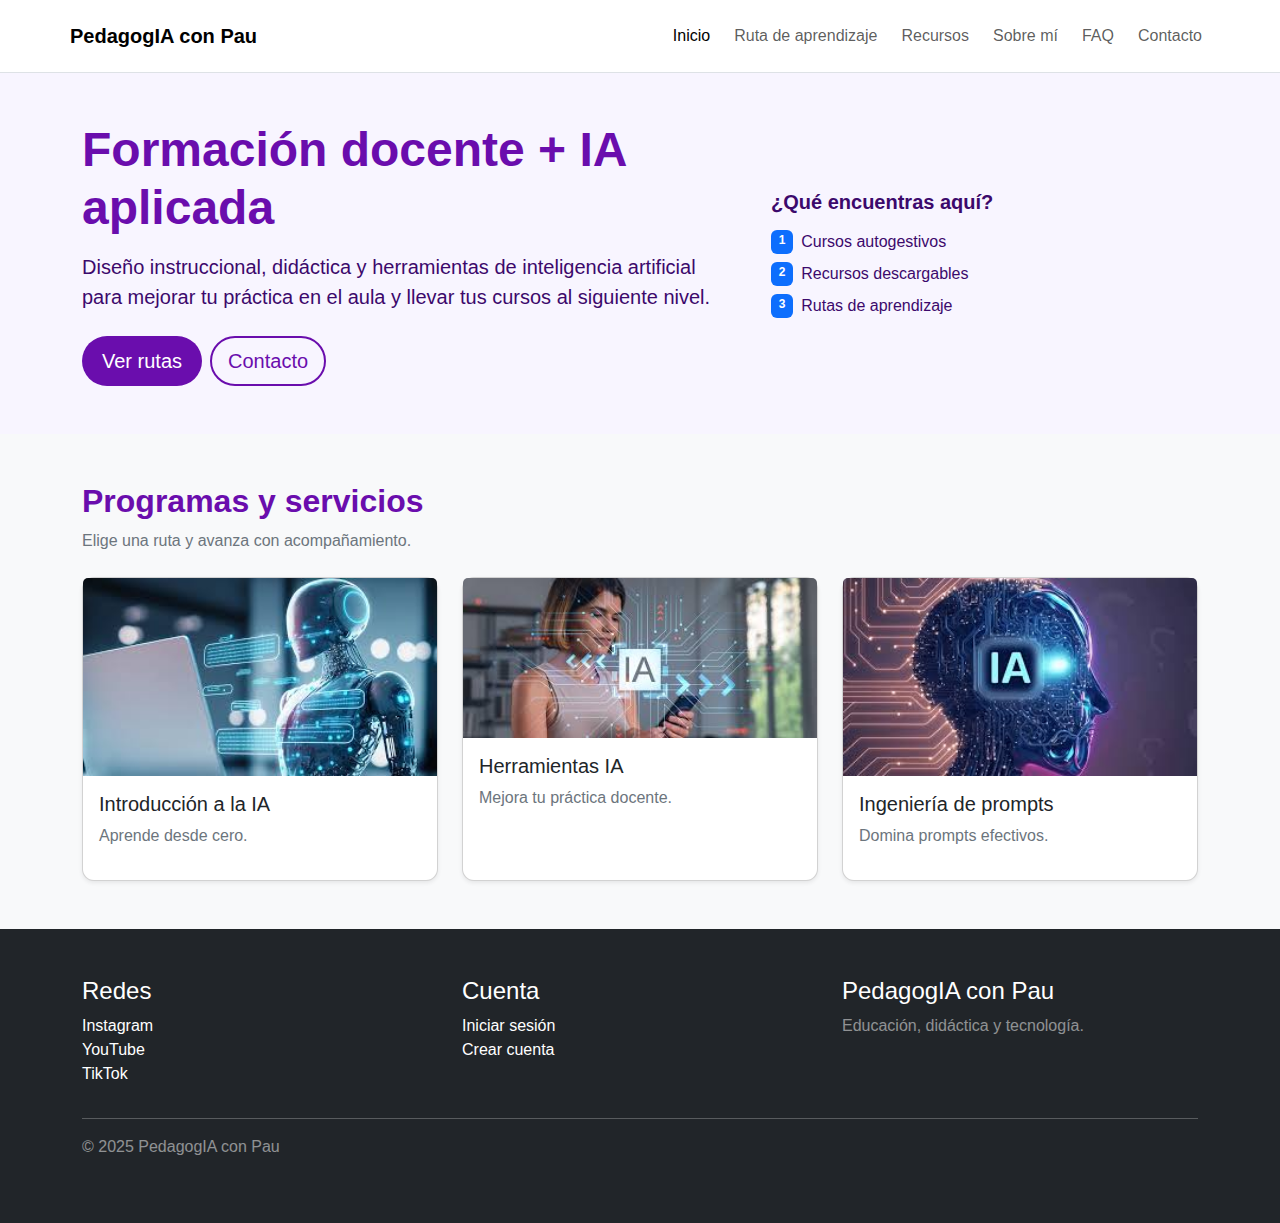
<file: index.html>
<!DOCTYPE html>
<html lang="es">

<head>
  <meta charset="UTF-8" />
  <meta name="viewport" content="width=device-width, initial-scale=1.0" />

  <title>PedagogIA con Pau</title>

  
  <link
    href="https://cdn.jsdelivr.net/npm/bootstrap@5.3.3/dist/css/bootstrap.min.css"
    rel="stylesheet"
  />

  
  <link rel="stylesheet" href="./css/style.css" />
</head>

<body>

  
  <header class="site-header border-bottom sticky-top bg-white">

    <nav class="navbar navbar-expand-lg container py-3">

      
      <a class="navbar-brand fw-bold" href="./index.html">
        PedagogIA con Pau
      </a>

      
      <button
        class="navbar-toggler"
        type="button"
        data-bs-toggle="collapse"
        data-bs-target="#menu"
      >
        <span class="navbar-toggler-icon"></span>
      </button>

      
      <div class="collapse navbar-collapse" id="menu">

        <ul class="navbar-nav ms-auto gap-lg-2">

          <li class="nav-item">
            <a
              class="nav-link active"
              aria-current="page"
              href="./index.html"
            >
              Inicio
            </a>
          </li>

          <li class="nav-item">
            <a
              class="nav-link"
              href="./pages/ruta_de_aprendizaje.html"
            >
              Ruta de aprendizaje
            </a>
          </li>

          <li class="nav-item">
            <a
              class="nav-link"
              href="./pages/recursos.html"
            >
              Recursos
            </a>
          </li>

          <li class="nav-item">
            <a
              class="nav-link"
              href="./pages/sobre_mi.html"
            >
              Sobre mí
            </a>
          </li>

          <li class="nav-item">
            <a
              class="nav-link"
              href="./pages/faq.html"
            >
              FAQ
            </a>
          </li>

          <li class="nav-item">
            <a
              class="nav-link"
              href="./pages/contacto.html"
            >
              Contacto
            </a>
          </li>

        </ul>

      </div>

    </nav>

  </header>


  
  <main>

    
    <section class="hero py-5">

      <div class="container">

        <div class="row align-items-center g-4">

          
          <div class="col-12 col-lg-7">

            <h1 class="display-5 fw-bold mb-3">
              Formación docente + IA aplicada
            </h1>

            <p class="lead mb-4">
              Diseño instruccional, didáctica y herramientas de inteligencia artificial
              para mejorar tu práctica en el aula y llevar tus cursos al siguiente nivel.
            </p>

            
            <div class="d-flex flex-wrap gap-2">

              <a
                class="btn btn-primary btn-lg"
                href="./pages/ruta_de_aprendizaje.html"
              >
                Ver rutas
              </a>

              <a
                class="btn btn-outline-primary btn-lg"
                href="./pages/contacto.html"
              >
                Contacto
              </a>

            </div>

          </div>


          
          <div class="col-12 col-lg-5">

            <div class="hero-card p-4 rounded-4">

              <h2 class="h5 fw-semibold mb-3">
                ¿Qué encuentras aquí?
              </h2>

              <ul class="list-unstyled m-0 d-grid gap-2">

                <li class="d-flex gap-2">
                  <span class="badge text-bg-primary">1</span>
                  Cursos autogestivos
                </li>

                <li class="d-flex gap-2">
                  <span class="badge text-bg-primary">2</span>
                  Recursos descargables
                </li>

                <li class="d-flex gap-2">
                  <span class="badge text-bg-primary">3</span>
                  Rutas de aprendizaje
                </li>

              </ul>

            </div>

          </div>

        </div>

      </div>

    </section>



    
    <section class="py-5 bg-light">

      <div class="container">

        <header class="mb-4">

          <h2 class="fw-bold">
            Programas y servicios
          </h2>

          <p class="text-secondary">
            Elige una ruta y avanza con acompañamiento.
          </p>

        </header>



        
        <div class="row g-4">

          
          <article class="col-12 col-md-6 col-lg-4">

            <div class="card h-100 shadow-sm">

              <img
                src="./img/IA1.jpg"
                class="card-img-top"
                alt="Curso IA"
              />

              <div class="card-body">

                <h3 class="h5">
                  Introducción a la IA
                </h3>

                <p class="text-secondary">
                  Aprende desde cero.
                </p>

              </div>

            </div>

          </article>


          
          <article class="col-12 col-md-6 col-lg-4">

            <div class="card h-100 shadow-sm">

              <img
                src="./img/IA2.jpg"
                class="card-img-top"
                alt="Herramientas IA"
              />

              <div class="card-body">

                <h3 class="h5">
                  Herramientas IA
                </h3>

                <p class="text-secondary">
                  Mejora tu práctica docente.
                </p>

              </div>

            </div>

          </article>


          
          <article class="col-12 col-md-6 col-lg-4">

            <div class="card h-100 shadow-sm">

              <img
                src="./img/IA3.jpg"
                class="card-img-top"
                alt="Prompts"
              />

              <div class="card-body">

                <h3 class="h5">
                  Ingeniería de prompts
                </h3>

                <p class="text-secondary">
                  Domina prompts efectivos.
                </p>

              </div>

            </div>

          </article>

        </div>

      </div>

    </section>

  </main>



  
  <footer class="py-5 bg-dark text-white">

    <div class="container">

      <div class="row g-4">

        <div class="col-md-4">

          <h4>Redes</h4>

          <ul class="list-unstyled">
            <li>Instagram</li>
            <li>YouTube</li>
            <li>TikTok</li>
          </ul>

        </div>


        <div class="col-md-4">

          <h4>Cuenta</h4>

          <ul class="list-unstyled">
            <li>Iniciar sesión</li>
            <li>Crear cuenta</li>
          </ul>

        </div>


        <div class="col-md-4">

          <h4>PedagogIA con Pau</h4>

          <p class="text-white-50">
            Educación, didáctica y tecnología.
          </p>

        </div>

      </div>

      <hr>

      <p class="text-white-50">
        © 2025 PedagogIA con Pau
      </p>

    </div>

  </footer>


  
  <script
    src="https://cdn.jsdelivr.net/npm/bootstrap@5.3.3/dist/js/bootstrap.bundle.min.js">
  </script>

</body>

</html>
</file>
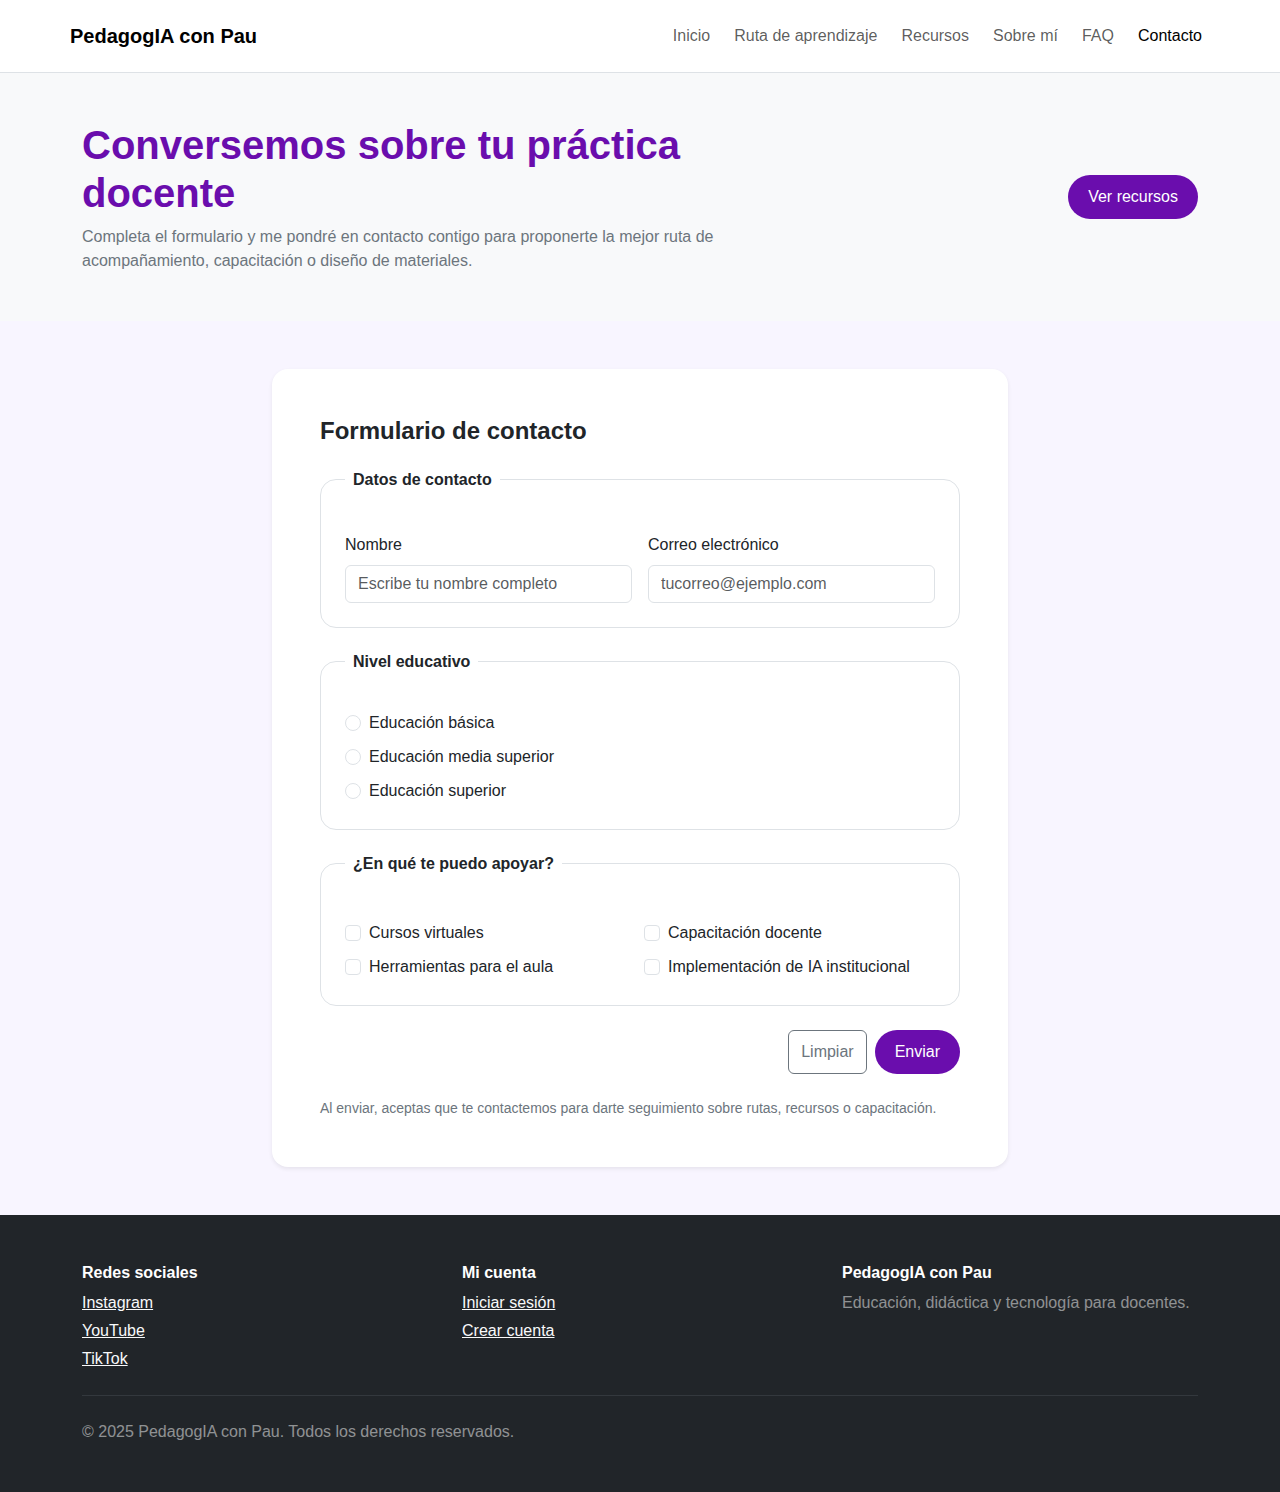
<file: pages/contacto.html>
<!DOCTYPE html>
<html lang="es">

<head>
  <meta charset="UTF-8" />
  <meta name="viewport" content="width=device-width, initial-scale=1.0" />
  <title>Contacto | PedagogIA con Pau</title>

  
  <link href="https://cdn.jsdelivr.net/npm/bootstrap@5.3.3/dist/css/bootstrap.min.css" rel="stylesheet"
    integrity="sha384-QWTKZyjpPEjISv5WaRU9OFeRpok6YctnYmDr5pNlyT2bRjXh0JMhjY6hW+ALEwIH" crossorigin="anonymous">

  
  <link rel="stylesheet" href="../css/style.css" />
</head>

<body>
  
  <header class="site-header border-bottom sticky-top bg-white">
    <nav class="navbar navbar-expand-lg container py-3">
      <a class="navbar-brand fw-bold" href="../index.html">PedagogIA con Pau</a>

      <button class="navbar-toggler" type="button" data-bs-toggle="collapse" data-bs-target="#menu"
        aria-controls="menu" aria-expanded="false" aria-label="Abrir menú">
        <span class="navbar-toggler-icon"></span>
      </button>

      <div class="collapse navbar-collapse" id="menu">
        <ul class="navbar-nav ms-auto gap-lg-2">
          <li class="nav-item"><a class="nav-link" href="../index.html">Inicio</a></li>
          <li class="nav-item"><a class="nav-link" href="./ruta_de_aprendizaje.html">Ruta de aprendizaje</a></li>
          <li class="nav-item"><a class="nav-link" href="./recursos.html">Recursos</a></li>
          <li class="nav-item"><a class="nav-link" href="./sobre_mi.html">Sobre mí</a></li>
          <li class="nav-item"><a class="nav-link" href="./faq.html">FAQ</a></li>
          <li class="nav-item"><a class="nav-link active" aria-current="page" href="./contacto.html">Contacto</a></li>
        </ul>
      </div>
    </nav>
  </header>

  
  <main>
    
    <section class="py-5 bg-light">
      <div class="container">
        <div class="row align-items-center g-3">
          <div class="col-12 col-lg-8">
            <h1 class="fw-bold mb-2">Conversemos sobre tu práctica docente</h1>
            <p class="text-secondary m-0">
              Completa el formulario y me pondré en contacto contigo para proponerte la mejor ruta de acompañamiento,
              capacitación o diseño de materiales.
            </p>
          </div>
          <div class="col-12 col-lg-4 text-lg-end">
            <a class="btn btn-primary" href="./recursos.html">Ver recursos</a>
          </div>
        </div>
      </div>
    </section>

    
    <section class="py-5">
      <div class="container">
        <div class="row justify-content-center">
          <div class="col-12 col-lg-9 col-xl-8">
            <div class="card shadow-sm border-0 rounded-4">
              <div class="card-body p-4 p-md-5">
                <h2 class="h4 fw-bold mb-4">Formulario de contacto</h2>

                <form action="#" method="post" class="d-grid gap-4">
                  
                  <fieldset class="border rounded-4 p-3 p-md-4">
                    <legend class="float-none w-auto px-2 h6 fw-semibold mb-0">Datos de contacto</legend>

                    <div class="row g-3 mt-1">
                      <div class="col-12 col-md-6">
                        <label for="nombre" class="form-label">Nombre</label>
                        <input type="text" class="form-control" id="nombre" name="nombre"
                          placeholder="Escribe tu nombre completo" required>
                      </div>

                      <div class="col-12 col-md-6">
                        <label for="correo" class="form-label">Correo electrónico</label>
                        <input type="email" class="form-control" id="correo" name="correo"
                          placeholder="tucorreo@ejemplo.com" required>
                      </div>
                    </div>
                  </fieldset>

                  
                  <fieldset class="border rounded-4 p-3 p-md-4">
                    <legend class="float-none w-auto px-2 h6 fw-semibold mb-0">Nivel educativo</legend>

                    <div class="mt-3 d-grid gap-2">
                      <div class="form-check">
                        <input class="form-check-input" type="radio" id="nivel_basico" name="nivel" value="basico"
                          required>
                        <label class="form-check-label" for="nivel_basico">Educación básica</label>
                      </div>

                      <div class="form-check">
                        <input class="form-check-input" type="radio" id="nivel_medio" name="nivel" value="medio">
                        <label class="form-check-label" for="nivel_medio">Educación media superior</label>
                      </div>

                      <div class="form-check">
                        <input class="form-check-input" type="radio" id="nivel_superior" name="nivel"
                          value="superior">
                        <label class="form-check-label" for="nivel_superior">Educación superior</label>
                      </div>
                    </div>
                  </fieldset>

                  
                  <fieldset class="border rounded-4 p-3 p-md-4">
                    <legend class="float-none w-auto px-2 h6 fw-semibold mb-0">¿En qué te puedo apoyar?</legend>

                    <div class="mt-3 row g-2">
                      <div class="col-12 col-md-6">
                        <div class="form-check">
                          <input class="form-check-input" type="checkbox" id="apoyo_cursos" name="apoyo[]"
                            value="cursos">
                          <label class="form-check-label" for="apoyo_cursos">Cursos virtuales</label>
                        </div>
                      </div>

                      <div class="col-12 col-md-6">
                        <div class="form-check">
                          <input class="form-check-input" type="checkbox" id="apoyo_capacitacion" name="apoyo[]"
                            value="capacitacion">
                          <label class="form-check-label" for="apoyo_capacitacion">Capacitación docente</label>
                        </div>
                      </div>

                      <div class="col-12 col-md-6">
                        <div class="form-check">
                          <input class="form-check-input" type="checkbox" id="apoyo_herramientas" name="apoyo[]"
                            value="herramientas">
                          <label class="form-check-label" for="apoyo_herramientas">Herramientas para el aula</label>
                        </div>
                      </div>

                      <div class="col-12 col-md-6">
                        <div class="form-check">
                          <input class="form-check-input" type="checkbox" id="apoyo_institucional" name="apoyo[]"
                            value="institucional">
                          <label class="form-check-label" for="apoyo_institucional">Implementación de IA institucional</label>
                        </div>
                      </div>
                    </div>
                  </fieldset>

                  
                  <div class="d-flex flex-column flex-sm-row gap-2 justify-content-end">
                    <button type="reset" class="btn btn-outline-secondary">Limpiar</button>
                    <button type="submit" class="btn btn-primary">Enviar</button>
                  </div>

                  <p class="text-secondary small m-0">
                    Al enviar, aceptas que te contactemos para darte seguimiento sobre rutas, recursos o capacitación.
                  </p>
                </form>
              </div>
            </div>
          </div>
        </div>
      </div>
    </section>
  </main>

  
  <footer class="py-5 bg-dark text-white">
    <div class="container">
      <div class="row g-4">
        <section class="col-12 col-md-4">
          <h4 class="h6 fw-semibold">Redes sociales</h4>
          <ul class="list-unstyled m-0 d-grid gap-1">
            <li><a class="link-light link-opacity-75-hover" href="#">Instagram</a></li>
            <li><a class="link-light link-opacity-75-hover" href="#">YouTube</a></li>
            <li><a class="link-light link-opacity-75-hover" href="#">TikTok</a></li>
          </ul>
        </section>

        <section class="col-12 col-md-4">
          <h4 class="h6 fw-semibold">Mi cuenta</h4>
          <ul class="list-unstyled m-0 d-grid gap-1">
            <li><a class="link-light link-opacity-75-hover" href="#">Iniciar sesión</a></li>
            <li><a class="link-light link-opacity-75-hover" href="#">Crear cuenta</a></li>
          </ul>
        </section>

        <section class="col-12 col-md-4">
          <h4 class="h6 fw-semibold">PedagogIA con Pau</h4>
          <p class="text-white-50 mb-0">Educación, didáctica y tecnología para docentes.</p>
        </section>
      </div>

      <hr class="border-secondary my-4" />
      <p class="m-0 text-white-50">© 2025 PedagogIA con Pau. Todos los derechos reservados.</p>
    </div>
  </footer>

  
  <script src="https://cdn.jsdelivr.net/npm/bootstrap@5.3.3/dist/js/bootstrap.bundle.min.js"
    integrity="sha384-YvpcrYf0tY3lHB60NNkmXc5s9fDVZLESaAA55NDzOxhy9GkcIdslK1eN7N6jIeHz"
    crossorigin="anonymous"></script>
</body>

</html>
</file>
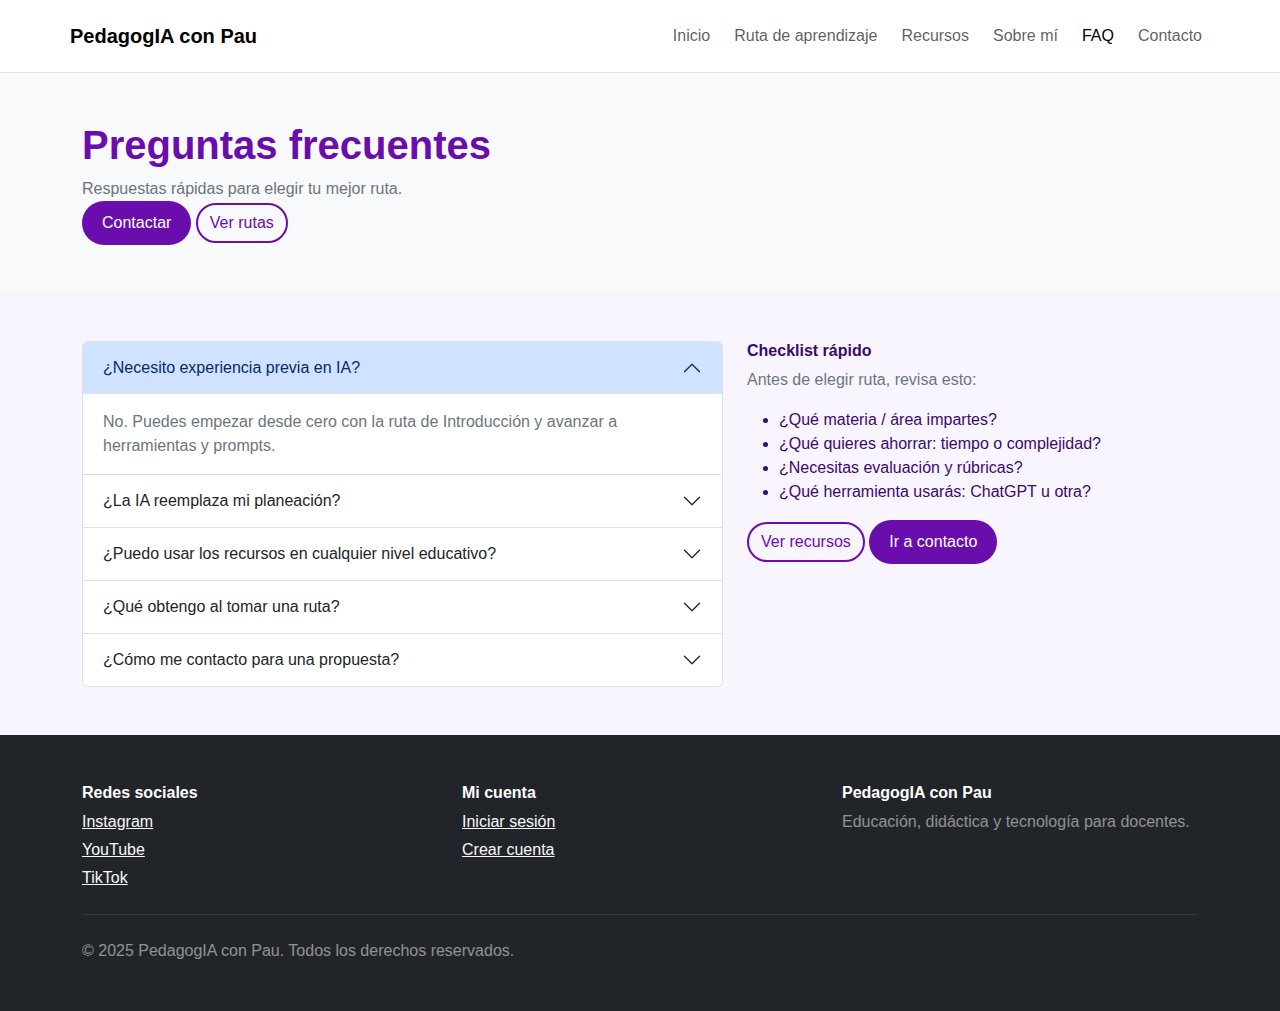
<file: pages/faq.html>
<!DOCTYPE html>
<html lang="es">

<head>
  <meta charset="UTF-8" />
  <meta name="viewport" content="width=device-width, initial-scale=1.0" />
  <title>FAQ | PedagogIA con Pau</title>

  <link href="https://cdn.jsdelivr.net/npm/bootstrap@5.3.3/dist/css/bootstrap.min.css" rel="stylesheet"
    integrity="sha384-QWTKZyjpPEjISv5WaRU9OFeRpok6YctnYmDr5pNlyT2bRjXh0JMhjY6hW+ALEwIH" crossorigin="anonymous">

  <link rel="stylesheet" href="../css/style.css" />
</head>

<body>
  <header class="site-header border-bottom sticky-top bg-white">
    <nav class="navbar navbar-expand-lg container py-3">
      <a class="navbar-brand fw-bold" href="../index.html">PedagogIA con Pau</a>

      <button class="navbar-toggler" type="button" data-bs-toggle="collapse" data-bs-target="#menu"
        aria-controls="menu" aria-expanded="false" aria-label="Abrir menú">
        <span class="navbar-toggler-icon"></span>
      </button>

      <div class="collapse navbar-collapse" id="menu">
        <ul class="navbar-nav ms-auto gap-lg-2">
          <li class="nav-item"><a class="nav-link" href="../index.html">Inicio</a></li>
          <li class="nav-item"><a class="nav-link" href="./ruta_de_aprendizaje.html">Ruta de aprendizaje</a></li>
          <li class="nav-item"><a class="nav-link" href="./recursos.html">Recursos</a></li>
          <li class="nav-item"><a class="nav-link" href="./sobre_mi.html">Sobre mí</a></li>
          <li class="nav-item"><a class="nav-link active" aria-current="page" href="./faq.html">FAQ</a></li>
          <li class="nav-item"><a class="nav-link" href="./contacto.html">Contacto</a></li>
        </ul>
      </div>
    </nav>
  </header>

  <main>
    <section class="py-5 bg-light">
      <div class="container">
        <div class="faq-hero">
          <div>
            <h1 class="fw-bold mb-2">Preguntas frecuentes</h1>
            <p class="text-secondary m-0">Respuestas rápidas para elegir tu mejor ruta.</p>
          </div>
          <div class="faq-actions">
            <a class="btn btn-primary" href="./contacto.html">Contactar</a>
            <a class="btn btn-outline-primary" href="./ruta_de_aprendizaje.html">Ver rutas</a>
          </div>
        </div>
      </div>
    </section>

    <section class="py-5">
      <div class="container">
        <div class="row g-4">
          
          <div class="col-12 col-lg-7">
            <div class="accordion faq-accordion" id="faq">
              <div class="accordion-item">
                <h2 class="accordion-header" id="q1">
                  <button class="accordion-button" type="button" data-bs-toggle="collapse" data-bs-target="#a1"
                    aria-expanded="true" aria-controls="a1">
                    ¿Necesito experiencia previa en IA?
                  </button>
                </h2>
                <div id="a1" class="accordion-collapse collapse show" aria-labelledby="q1" data-bs-parent="#faq">
                  <div class="accordion-body text-secondary">
                    No. Puedes empezar desde cero con la ruta de Introducción y avanzar a herramientas y prompts.
                  </div>
                </div>
              </div>

              <div class="accordion-item">
                <h2 class="accordion-header" id="q2">
                  <button class="accordion-button collapsed" type="button" data-bs-toggle="collapse"
                    data-bs-target="#a2" aria-expanded="false" aria-controls="a2">
                    ¿La IA reemplaza mi planeación?
                  </button>
                </h2>
                <div id="a2" class="accordion-collapse collapse" aria-labelledby="q2" data-bs-parent="#faq">
                  <div class="accordion-body text-secondary">
                    No. La IA acelera tareas, pero tú decides objetivos, estrategias didácticas y evaluación.
                  </div>
                </div>
              </div>

              <div class="accordion-item">
                <h2 class="accordion-header" id="q3">
                  <button class="accordion-button collapsed" type="button" data-bs-toggle="collapse"
                    data-bs-target="#a3" aria-expanded="false" aria-controls="a3">
                    ¿Puedo usar los recursos en cualquier nivel educativo?
                  </button>
                </h2>
                <div id="a3" class="accordion-collapse collapse" aria-labelledby="q3" data-bs-parent="#faq">
                  <div class="accordion-body text-secondary">
                    Sí. Ajustamos el enfoque según educación básica, media superior o superior.
                  </div>
                </div>
              </div>

              <div class="accordion-item">
                <h2 class="accordion-header" id="q4">
                  <button class="accordion-button collapsed" type="button" data-bs-toggle="collapse"
                    data-bs-target="#a4" aria-expanded="false" aria-controls="a4">
                    ¿Qué obtengo al tomar una ruta?
                  </button>
                </h2>
                <div id="a4" class="accordion-collapse collapse" aria-labelledby="q4" data-bs-parent="#faq">
                  <div class="accordion-body text-secondary">
                    Plantillas, prompts, ejemplos y una estructura clara para aplicarlo en tu práctica docente.
                  </div>
                </div>
              </div>

              <div class="accordion-item">
                <h2 class="accordion-header" id="q5">
                  <button class="accordion-button collapsed" type="button" data-bs-toggle="collapse"
                    data-bs-target="#a5" aria-expanded="false" aria-controls="a5">
                    ¿Cómo me contacto para una propuesta?
                  </button>
                </h2>
                <div id="a5" class="accordion-collapse collapse" aria-labelledby="q5" data-bs-parent="#faq">
                  <div class="accordion-body text-secondary">
                    Ve a la página de Contacto, llena el formulario y te respondo con la mejor ruta para ti.
                  </div>
                </div>
              </div>
            </div>
          </div>

          
          <aside class="col-12 col-lg-5">
            <div class="info-panel">
              <h2 class="h6 fw-semibold mb-2">Checklist rápido</h2>
              <p class="text-secondary mb-3">Antes de elegir ruta, revisa esto:</p>

              <ul class="checklist">
                <li><span class="dot"></span> ¿Qué materia / área impartes?</li>
                <li><span class="dot"></span> ¿Qué quieres ahorrar: tiempo o complejidad?</li>
                <li><span class="dot"></span> ¿Necesitas evaluación y rúbricas?</li>
                <li><span class="dot"></span> ¿Qué herramienta usarás: ChatGPT u otra?</li>
              </ul>

              <div class="panel-actions">
                <a class="btn btn-outline-primary" href="./recursos.html">Ver recursos</a>
                <a class="btn btn-primary" href="./contacto.html">Ir a contacto</a>
              </div>
            </div>
          </aside>
        </div>
      </div>
    </section>
  </main>

  <footer class="py-5 bg-dark text-white">
    <div class="container">
      <div class="row g-4">
        <section class="col-12 col-md-4">
          <h4 class="h6 fw-semibold">Redes sociales</h4>
          <ul class="list-unstyled m-0 d-grid gap-1">
            <li><a class="link-light link-opacity-75-hover" href="#">Instagram</a></li>
            <li><a class="link-light link-opacity-75-hover" href="#">YouTube</a></li>
            <li><a class="link-light link-opacity-75-hover" href="#">TikTok</a></li>
          </ul>
        </section>

        <section class="col-12 col-md-4">
          <h4 class="h6 fw-semibold">Mi cuenta</h4>
          <ul class="list-unstyled m-0 d-grid gap-1">
            <li><a class="link-light link-opacity-75-hover" href="#">Iniciar sesión</a></li>
            <li><a class="link-light link-opacity-75-hover" href="#">Crear cuenta</a></li>
          </ul>
        </section>

        <section class="col-12 col-md-4">
          <h4 class="h6 fw-semibold">PedagogIA con Pau</h4>
          <p class="text-white-50 mb-0">Educación, didáctica y tecnología para docentes.</p>
        </section>
      </div>

      <hr class="border-secondary my-4" />
      <p class="m-0 text-white-50">© 2025 PedagogIA con Pau. Todos los derechos reservados.</p>
    </div>
  </footer>

  <script src="https://cdn.jsdelivr.net/npm/bootstrap@5.3.3/dist/js/bootstrap.bundle.min.js"
    integrity="sha384-YvpcrYf0tY3lHB60NNkmXc5s9fDVZLESaAA55NDzOxhy9GkcIdslK1eN7N6jIeHz"
    crossorigin="anonymous"></script>
</body>

</html>
</file>
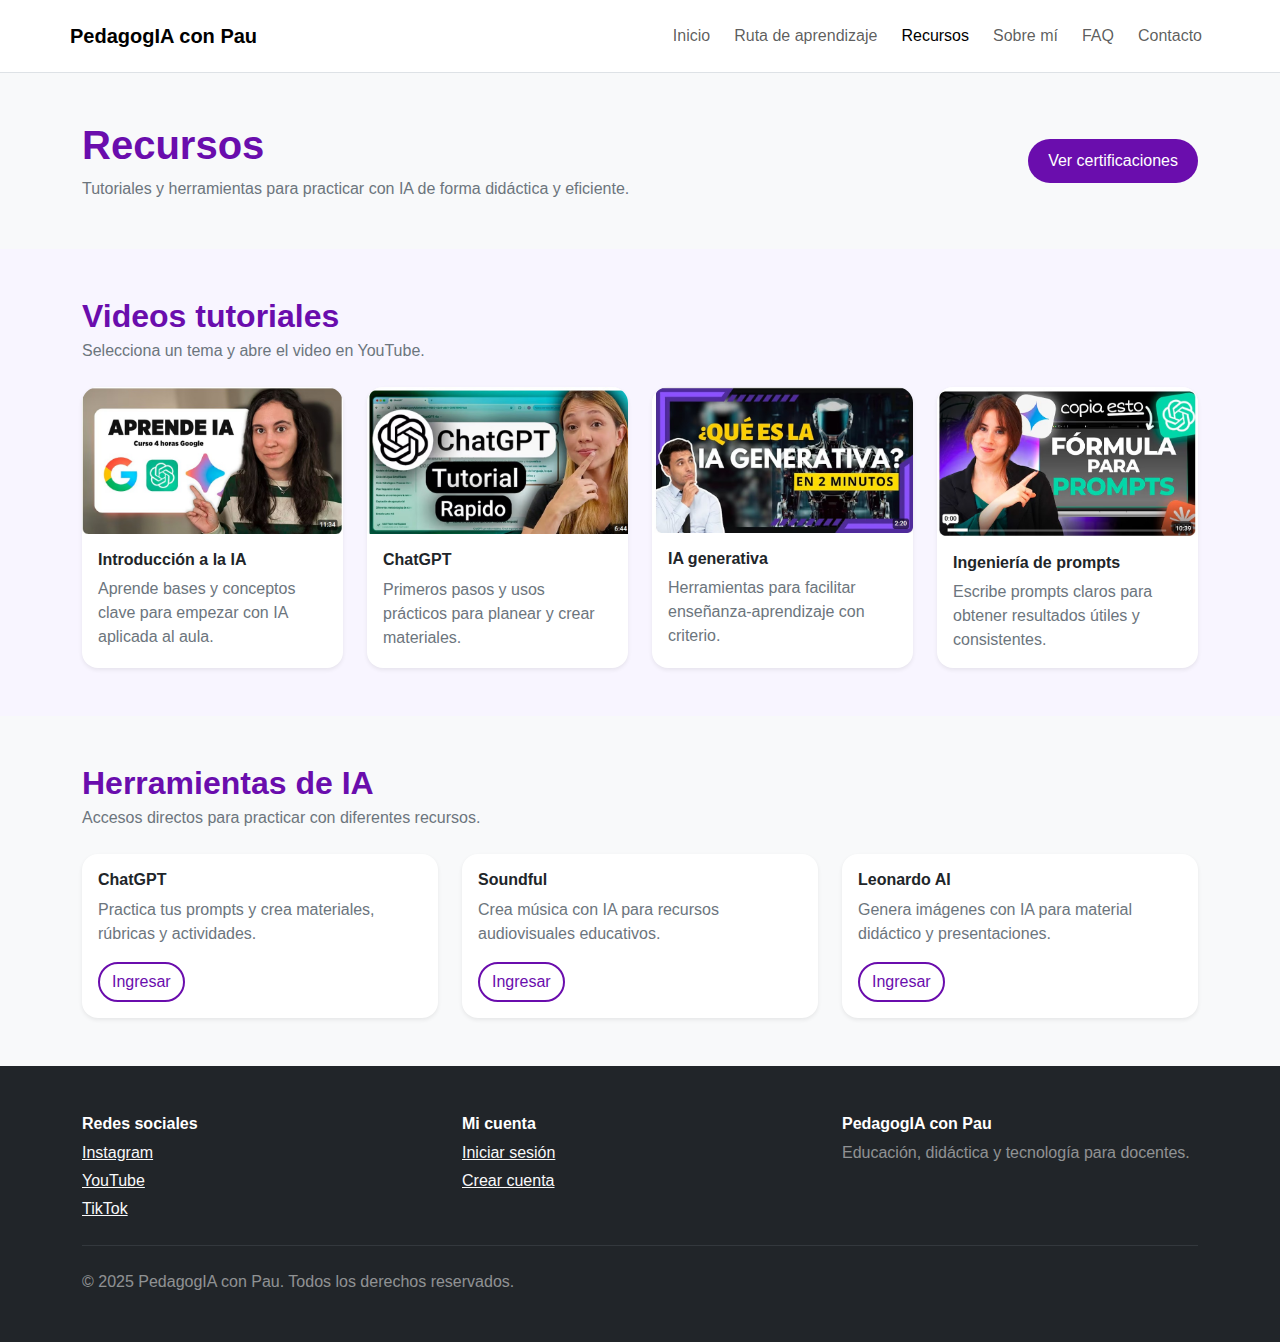
<file: pages/recursos.html>
<!DOCTYPE html>
<html lang="es">

<head>
  <meta charset="UTF-8">
  <meta name="viewport" content="width=device-width, initial-scale=1.0">
  <title>Recursos | PedagogIA con Pau</title>

  
  <link href="https://cdn.jsdelivr.net/npm/bootstrap@5.3.3/dist/css/bootstrap.min.css" rel="stylesheet"
    integrity="sha384-QWTKZyjpPEjISv5WaRU9OFeRpok6YctnYmDr5pNlyT2bRjXh0JMhjY6hW+ALEwIH" crossorigin="anonymous">

  
  <link rel="stylesheet" href="../css/style.css">
</head>

<body>
  
  <header class="site-header border-bottom sticky-top bg-white">
    <nav class="navbar navbar-expand-lg container py-3">
      <a class="navbar-brand fw-bold" href="../index.html">PedagogIA con Pau</a>

      <button class="navbar-toggler" type="button" data-bs-toggle="collapse" data-bs-target="#menu"
        aria-controls="menu" aria-expanded="false" aria-label="Abrir menú">
        <span class="navbar-toggler-icon"></span>
      </button>

      <div class="collapse navbar-collapse" id="menu">
        <ul class="navbar-nav ms-auto gap-lg-2">
          <li class="nav-item"><a class="nav-link" href="../index.html">Inicio</a></li>
          <li class="nav-item"><a class="nav-link" href="./ruta_de_aprendizaje.html">Ruta de aprendizaje</a></li>
          <li class="nav-item"><a class="nav-link active" aria-current="page" href="./recursos.html">Recursos</a></li>
          <li class="nav-item"><a class="nav-link" href="./sobre_mi.html">Sobre mí</a></li>
          <li class="nav-item"><a class="nav-link" href="./faq.html">FAQ</a></li>
          <li class="nav-item"><a class="nav-link" href="./contacto.html">Contacto</a></li>
        </ul>
      </div>
    </nav>
  </header>

  <main>
    
    <section class="py-5 bg-light">
      <div class="container">
        <div class="row align-items-center g-3">
          <div class="col-12 col-lg-8">
            <h1 class="fw-bold mb-2">Recursos</h1>
            <p class="text-secondary m-0">
              Tutoriales y herramientas para practicar con IA de forma didáctica y eficiente.
            </p>
          </div>
          <div class="col-12 col-lg-4 text-lg-end">
            <a class="btn btn-primary" href="./ruta_de_aprendizaje.html">Ver certificaciones</a>
          </div>
        </div>
      </div>
    </section>

    
    <section class="py-5">
      <div class="container">
        <header class="mb-4">
          <h2 class="fw-bold mb-1">Videos tutoriales</h2>
          <p class="text-secondary m-0">Selecciona un tema y abre el video en YouTube.</p>
        </header>

        <div class="row g-4">
          <article class="col-12 col-md-6 col-lg-3">
            <div class="card h-100 shadow-sm border-0 rounded-4">
              <a href="https://youtu.be/-idMBeCCCzs?si=KwjtQpDe7ffhXAD_" target="_blank" rel="noopener noreferrer">
                <img src="../img/video1.jpg" class="card-img-top rounded-top-4"
                  alt="Miniatura de video: Introducción a la IA">
              </a>
              <div class="card-body">
                <h3 class="h6 fw-semibold">Introducción a la IA</h3>
                <p class="text-secondary mb-0">Aprende bases y conceptos clave para empezar con IA aplicada al aula.</p>
              </div>
            </div>
          </article>

          <article class="col-12 col-md-6 col-lg-3">
            <div class="card h-100 shadow-sm border-0 rounded-4">
              <a href="https://youtu.be/3u1k7Jyn434?si=Au-ccP1BlZJzexW0" target="_blank" rel="noopener noreferrer">
                <img src="../img/video2.jpg" class="card-img-top rounded-top-4"
                  alt="Miniatura de video: ChatGPT para docentes">
              </a>
              <div class="card-body">
                <h3 class="h6 fw-semibold">ChatGPT</h3>
                <p class="text-secondary mb-0">Primeros pasos y usos prácticos para planear y crear materiales.</p>
              </div>
            </div>
          </article>

          <article class="col-12 col-md-6 col-lg-3">
            <div class="card h-100 shadow-sm border-0 rounded-4">
              <a href="https://youtu.be/BaaUbPSaZFo?si=PVPf3bl2ig5TZkUf" target="_blank" rel="noopener noreferrer">
                <img src="../img/video3.jpg" class="card-img-top rounded-top-4"
                  alt="Miniatura de video: IA generativa aplicada a educación">
              </a>
              <div class="card-body">
                <h3 class="h6 fw-semibold">IA generativa</h3>
                <p class="text-secondary mb-0">Herramientas para facilitar enseñanza-aprendizaje con criterio.</p>
              </div>
            </div>
          </article>

          <article class="col-12 col-md-6 col-lg-3">
            <div class="card h-100 shadow-sm border-0 rounded-4">
              <a href="https://youtu.be/p2PqfRte46k?si=eskyRpz6Kmj6YK_y" target="_blank" rel="noopener noreferrer">
                <img src="../img/video4.jpg" class="card-img-top rounded-top-4"
                  alt="Miniatura de video: Ingeniería de prompts">
              </a>
              <div class="card-body">
                <h3 class="h6 fw-semibold">Ingeniería de prompts</h3>
                <p class="text-secondary mb-0">Escribe prompts claros para obtener resultados útiles y consistentes.</p>
              </div>
            </div>
          </article>
        </div>
      </div>
    </section>

    
    <section class="py-5 bg-light">
      <div class="container">
        <header class="mb-4">
          <h2 class="fw-bold mb-1">Herramientas de IA</h2>
          <p class="text-secondary m-0">Accesos directos para practicar con diferentes recursos.</p>
        </header>

        <div class="row g-4">
          <article class="col-12 col-md-6 col-lg-4">
            <div class="card h-100 shadow-sm border-0 rounded-4">
              <div class="card-body">
                <h3 class="h6 fw-semibold">ChatGPT</h3>
                <p class="text-secondary">Practica tus prompts y crea materiales, rúbricas y actividades.</p>
                <a class="btn btn-outline-primary" href="https://chatgpt.com/" target="_blank"
                  rel="noopener noreferrer">Ingresar</a>
              </div>
            </div>
          </article>

          <article class="col-12 col-md-6 col-lg-4">
            <div class="card h-100 shadow-sm border-0 rounded-4">
              <div class="card-body">
                <h3 class="h6 fw-semibold">Soundful</h3>
                <p class="text-secondary">Crea música con IA para recursos audiovisuales educativos.</p>
                <a class="btn btn-outline-primary"
                  href="https://es.musicful.ai/ai-music-generator/?gad_source=1&gad_campaignid=23352488337&gbraid=0AAAAACZMS_aMDaoShmpycxOcxosqmJxye&gclid=Cj0KCQiAgbnKBhDgARIsAGCDdlcDxLzIZlyvyKyWV1W7q-tLNgHr1drgEFtITSbB51E5qMfy04DSo34aAtvGEALw_wcB"
                  target="_blank" rel="noopener noreferrer">Ingresar</a>
              </div>
            </div>
          </article>

          <article class="col-12 col-md-6 col-lg-4">
            <div class="card h-100 shadow-sm border-0 rounded-4">
              <div class="card-body">
                <h3 class="h6 fw-semibold">Leonardo AI</h3>
                <p class="text-secondary">Genera imágenes con IA para material didáctico y presentaciones.</p>
                <a class="btn btn-outline-primary" href="https://leonardo.ai/" target="_blank"
                  rel="noopener noreferrer">Ingresar</a>
              </div>
            </div>
          </article>
        </div>
      </div>
    </section>
  </main>

  
  <footer class="py-5 bg-dark text-white">
    <div class="container">
      <div class="row g-4">
        <section class="col-12 col-md-4">
          <h4 class="h6 fw-semibold">Redes sociales</h4>
          <ul class="list-unstyled m-0 d-grid gap-1">
            <li><a class="link-light link-opacity-75-hover" href="#">Instagram</a></li>
            <li><a class="link-light link-opacity-75-hover" href="#">YouTube</a></li>
            <li><a class="link-light link-opacity-75-hover" href="#">TikTok</a></li>
          </ul>
        </section>

        <section class="col-12 col-md-4">
          <h4 class="h6 fw-semibold">Mi cuenta</h4>
          <ul class="list-unstyled m-0 d-grid gap-1">
            <li><a class="link-light link-opacity-75-hover" href="#">Iniciar sesión</a></li>
            <li><a class="link-light link-opacity-75-hover" href="#">Crear cuenta</a></li>
          </ul>
        </section>

        <section class="col-12 col-md-4">
          <h4 class="h6 fw-semibold">PedagogIA con Pau</h4>
          <p class="text-white-50 mb-0">Educación, didáctica y tecnología para docentes.</p>
        </section>
      </div>

      <hr class="border-secondary my-4" />
      <p class="m-0 text-white-50">© 2025 PedagogIA con Pau. Todos los derechos reservados.</p>
    </div>
  </footer>

  
  <script src="https://cdn.jsdelivr.net/npm/bootstrap@5.3.3/dist/js/bootstrap.bundle.min.js"
    integrity="sha384-YvpcrYf0tY3lHB60NNkmXc5s9fDVZLESaAA55NDzOxhy9GkcIdslK1eN7N6jIeHz"
    crossorigin="anonymous"></script>
</body>

</html>
</file>
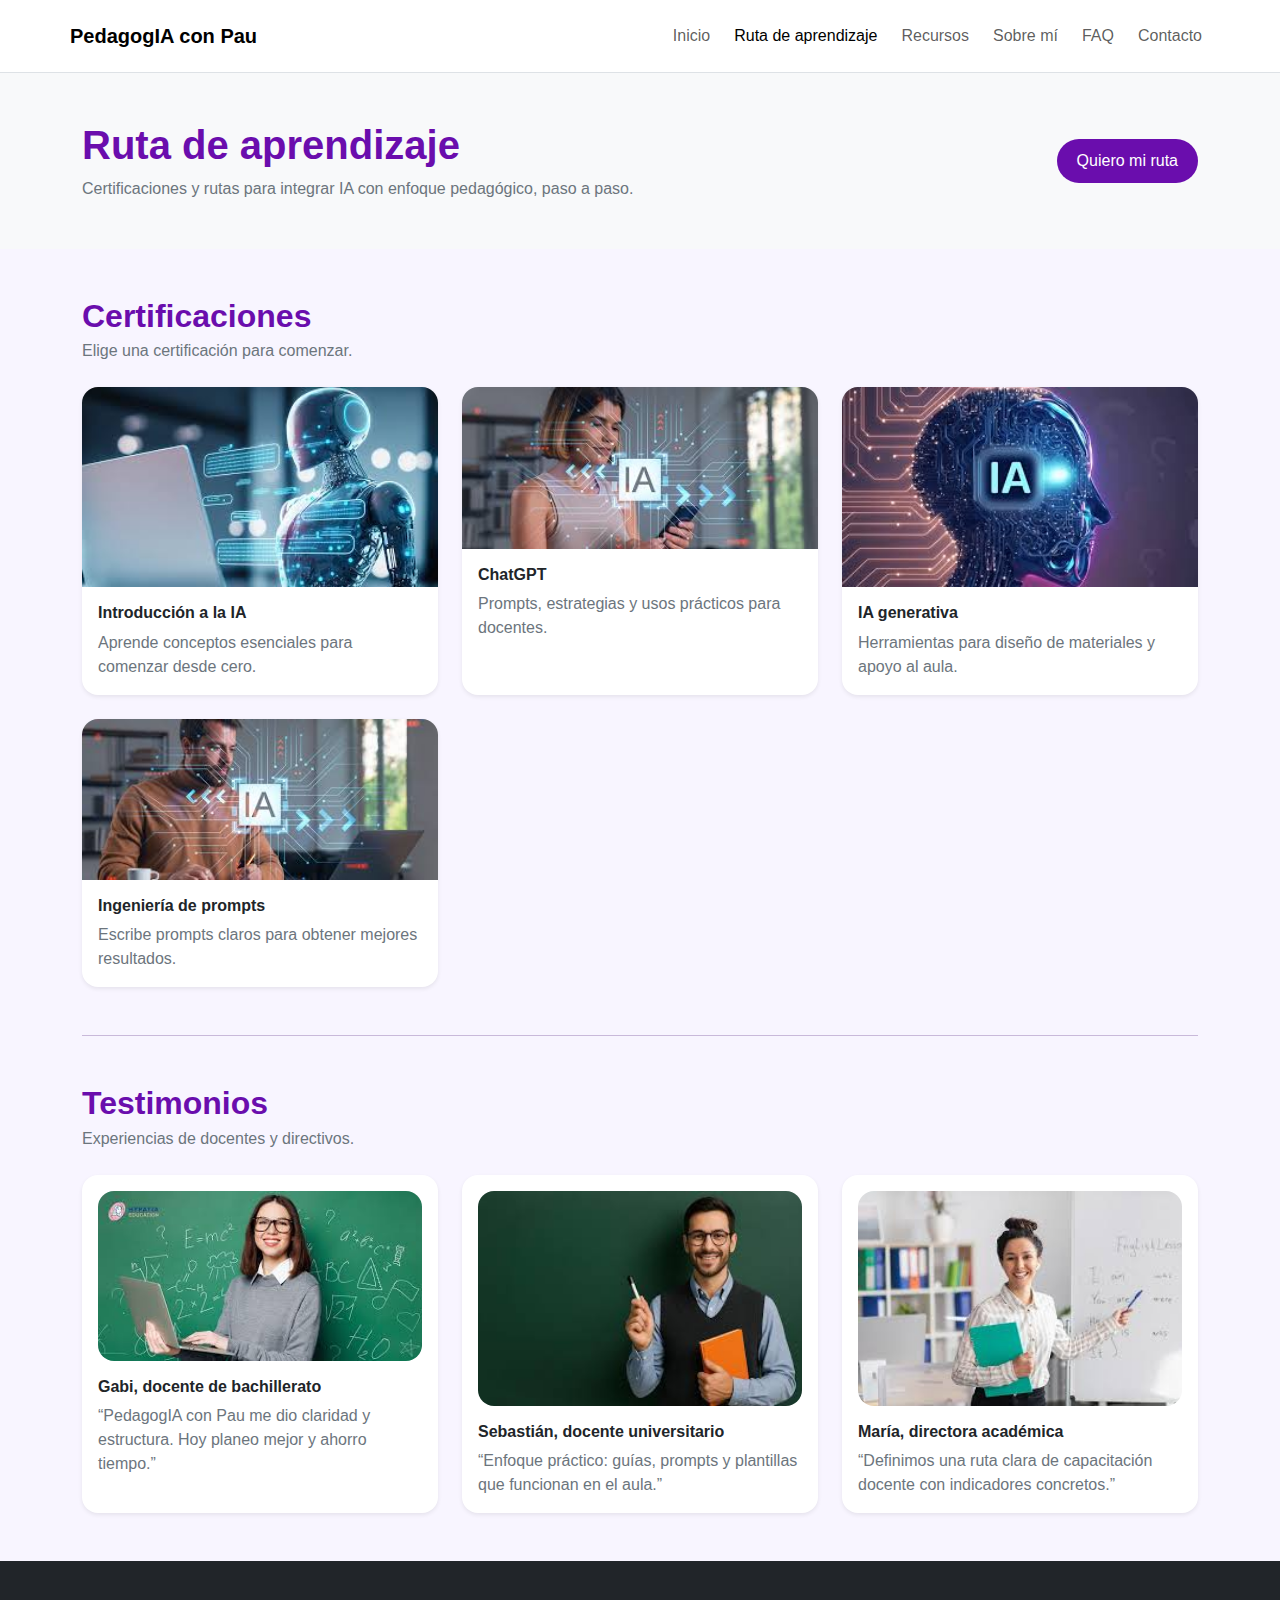
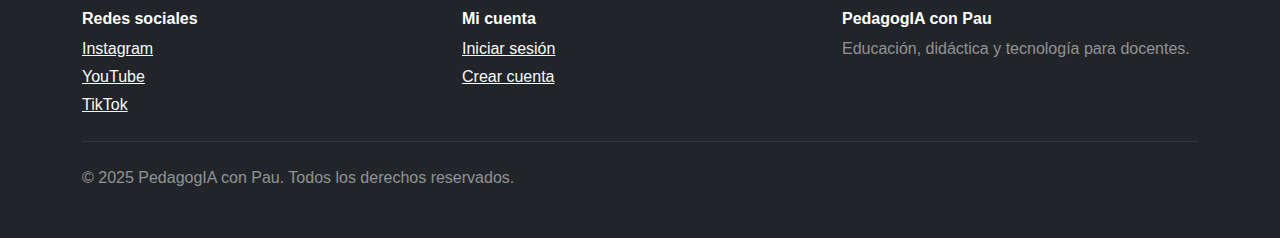
<file: pages/ruta_de_aprendizaje.html>
<!DOCTYPE html>
<html lang="es">

<head>
  <meta charset="UTF-8">
  <meta name="viewport" content="width=device-width, initial-scale=1.0">
  <title>Ruta de aprendizaje | PedagogIA con Pau</title>

  
  <link href="https://cdn.jsdelivr.net/npm/bootstrap@5.3.3/dist/css/bootstrap.min.css" rel="stylesheet"
    integrity="sha384-QWTKZyjpPEjISv5WaRU9OFeRpok6YctnYmDr5pNlyT2bRjXh0JMhjY6hW+ALEwIH" crossorigin="anonymous">

  
  <link rel="stylesheet" href="../css/style.css">
</head>

<body>
  
  <header class="site-header border-bottom sticky-top bg-white">
    <nav class="navbar navbar-expand-lg container py-3">
      <a class="navbar-brand fw-bold" href="../index.html">PedagogIA con Pau</a>

      <button class="navbar-toggler" type="button" data-bs-toggle="collapse" data-bs-target="#menu"
        aria-controls="menu" aria-expanded="false" aria-label="Abrir menú">
        <span class="navbar-toggler-icon"></span>
      </button>

      <div class="collapse navbar-collapse" id="menu">
        <ul class="navbar-nav ms-auto gap-lg-2">
          <li class="nav-item"><a class="nav-link" href="../index.html">Inicio</a></li>
          <li class="nav-item"><a class="nav-link active" aria-current="page" href="./ruta_de_aprendizaje.html">Ruta de aprendizaje</a></li>
          <li class="nav-item"><a class="nav-link" href="./recursos.html">Recursos</a></li>
          <li class="nav-item"><a class="nav-link" href="./sobre_mi.html">Sobre mí</a></li>
          <li class="nav-item"><a class="nav-link" href="./faq.html">FAQ</a></li>
          <li class="nav-item"><a class="nav-link" href="./contacto.html">Contacto</a></li>
        </ul>
      </div>
    </nav>
  </header>

  <main>
    <section class="py-5 bg-light">
      <div class="container">
        <div class="row align-items-center g-3">
          <div class="col-12 col-lg-8">
            <h1 class="fw-bold mb-2">Ruta de aprendizaje</h1>
            <p class="text-secondary m-0">
              Certificaciones y rutas para integrar IA con enfoque pedagógico, paso a paso.
            </p>
          </div>
          <div class="col-12 col-lg-4 text-lg-end">
            <a class="btn btn-primary" href="./contacto.html">Quiero mi ruta</a>
          </div>
        </div>
      </div>
    </section>

    <section class="py-5">
      <div class="container">
        <header class="mb-4">
          <h2 class="fw-bold mb-1">Certificaciones</h2>
          <p class="text-secondary m-0">Elige una certificación para comenzar.</p>
        </header>

        <div class="row g-4">
          <article class="col-12 col-md-6 col-lg-4">
            <div class="card h-100 shadow-sm border-0 rounded-4">
              <img src="../img/IA1.jpg" class="card-img-top rounded-top-4" alt="Certificación: Introducción a la IA">
              <div class="card-body">
                <h3 class="h6 fw-semibold">Introducción a la IA</h3>
                <p class="text-secondary mb-0">Aprende conceptos esenciales para comenzar desde cero.</p>
              </div>
            </div>
          </article>

          <article class="col-12 col-md-6 col-lg-4">
            <div class="card h-100 shadow-sm border-0 rounded-4">
              <img src="../img/IA2.jpg" class="card-img-top rounded-top-4" alt="Certificación: ChatGPT">
              <div class="card-body">
                <h3 class="h6 fw-semibold">ChatGPT</h3>
                <p class="text-secondary mb-0">Prompts, estrategias y usos prácticos para docentes.</p>
              </div>
            </div>
          </article>

          <article class="col-12 col-md-6 col-lg-4">
            <div class="card h-100 shadow-sm border-0 rounded-4">
              <img src="../img/IA3.jpg" class="card-img-top rounded-top-4" alt="Certificación: IA generativa">
              <div class="card-body">
                <h3 class="h6 fw-semibold">IA generativa</h3>
                <p class="text-secondary mb-0">Herramientas para diseño de materiales y apoyo al aula.</p>
              </div>
            </div>
          </article>

          <article class="col-12 col-md-6 col-lg-4">
            <div class="card h-100 shadow-sm border-0 rounded-4">
              <img src="../img/IA6.jpg" class="card-img-top rounded-top-4" alt="Certificación: Ingeniería de prompts">
              <div class="card-body">
                <h3 class="h6 fw-semibold">Ingeniería de prompts</h3>
                <p class="text-secondary mb-0">Escribe prompts claros para obtener mejores resultados.</p>
              </div>
            </div>
          </article>
        </div>

        <hr class="my-5">

        <header class="mb-4">
          <h2 class="fw-bold mb-1">Testimonios</h2>
          <p class="text-secondary m-0">Experiencias de docentes y directivos.</p>
        </header>

        <div class="row g-4">
          <article class="col-12 col-md-6 col-lg-4">
            <div class="card h-100 shadow-sm border-0 rounded-4 p-3">
              <img src="../img/gabi.jpg" class="img-fluid rounded-4 mb-3" alt="Docente testimonio: Gabi">
              <h3 class="h6 fw-semibold">Gabi, docente de bachillerato</h3>
              <p class="text-secondary mb-0">
                “PedagogIA con Pau me dio claridad y estructura. Hoy planeo mejor y ahorro tiempo.”
              </p>
            </div>
          </article>

          <article class="col-12 col-md-6 col-lg-4">
            <div class="card h-100 shadow-sm border-0 rounded-4 p-3">
              <img src="../img/sebastian.jpg" class="img-fluid rounded-4 mb-3" alt="Docente testimonio: Sebastián">
              <h3 class="h6 fw-semibold">Sebastián, docente universitario</h3>
              <p class="text-secondary mb-0">
                “Enfoque práctico: guías, prompts y plantillas que funcionan en el aula.”
              </p>
            </div>
          </article>

          <article class="col-12 col-md-6 col-lg-4">
            <div class="card h-100 shadow-sm border-0 rounded-4 p-3">
              <img src="../img/directora.jpg" class="img-fluid rounded-4 mb-3" alt="Directora testimonio: María">
              <h3 class="h6 fw-semibold">María, directora académica</h3>
              <p class="text-secondary mb-0">
                “Definimos una ruta clara de capacitación docente con indicadores concretos.”
              </p>
            </div>
          </article>
        </div>
      </div>
    </section>
  </main>

  
  <footer class="py-5 bg-dark text-white">
    <div class="container">
      <div class="row g-4">
        <section class="col-12 col-md-4">
          <h4 class="h6 fw-semibold">Redes sociales</h4>
          <ul class="list-unstyled m-0 d-grid gap-1">
            <li><a class="link-light link-opacity-75-hover" href="#">Instagram</a></li>
            <li><a class="link-light link-opacity-75-hover" href="#">YouTube</a></li>
            <li><a class="link-light link-opacity-75-hover" href="#">TikTok</a></li>
          </ul>
        </section>

        <section class="col-12 col-md-4">
          <h4 class="h6 fw-semibold">Mi cuenta</h4>
          <ul class="list-unstyled m-0 d-grid gap-1">
            <li><a class="link-light link-opacity-75-hover" href="#">Iniciar sesión</a></li>
            <li><a class="link-light link-opacity-75-hover" href="#">Crear cuenta</a></li>
          </ul>
        </section>

        <section class="col-12 col-md-4">
          <h4 class="h6 fw-semibold">PedagogIA con Pau</h4>
          <p class="text-white-50 mb-0">Educación, didáctica y tecnología para docentes.</p>
        </section>
      </div>

      <hr class="border-secondary my-4" />
      <p class="m-0 text-white-50">© 2025 PedagogIA con Pau. Todos los derechos reservados.</p>
    </div>
  </footer>

  
  <script src="https://cdn.jsdelivr.net/npm/bootstrap@5.3.3/dist/js/bootstrap.bundle.min.js"
    integrity="sha384-YvpcrYf0tY3lHB60NNkmXc5s9fDVZLESaAA55NDzOxhy9GkcIdslK1eN7N6jIeHz"
    crossorigin="anonymous"></script>
</body>

</html>
</file>
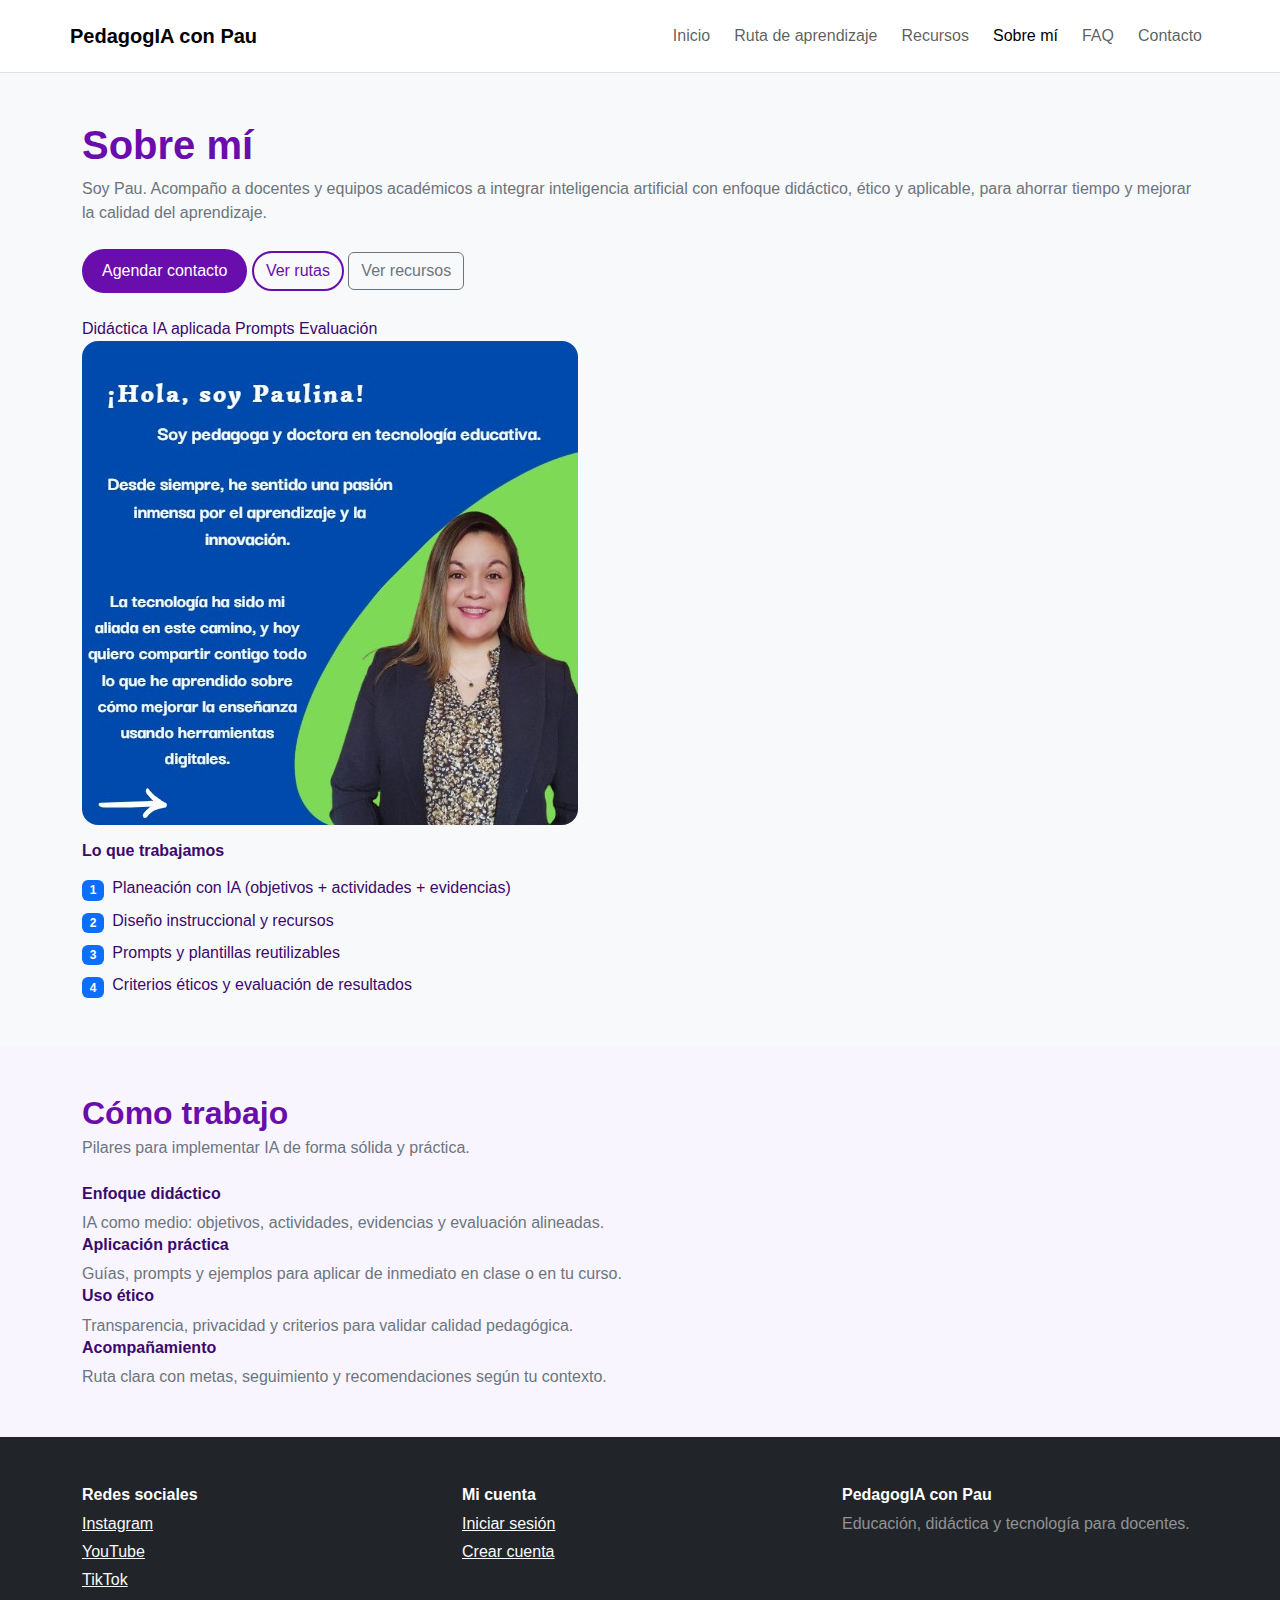
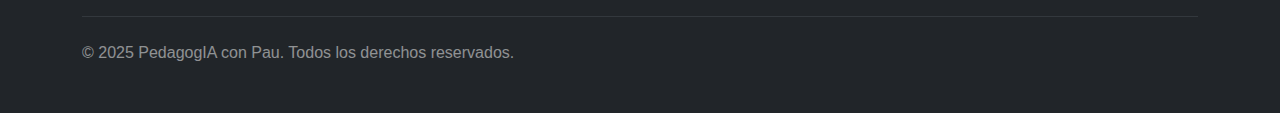
<file: pages/sobre_mi.html>
<!DOCTYPE html>
<html lang="es">

<head>
  <meta charset="UTF-8" />
  <meta name="viewport" content="width=device-width, initial-scale=1.0" />
  <title>Sobre mí | PedagogIA con Pau</title>

  
  <link href="https://cdn.jsdelivr.net/npm/bootstrap@5.3.3/dist/css/bootstrap.min.css" rel="stylesheet"
    integrity="sha384-QWTKZyjpPEjISv5WaRU9OFeRpok6YctnYmDr5pNlyT2bRjXh0JMhjY6hW+ALEwIH" crossorigin="anonymous">

  <link rel="stylesheet" href="../css/style.css" />
</head>

<body>
  <header class="site-header border-bottom sticky-top bg-white">
    <nav class="navbar navbar-expand-lg container py-3">
      <a class="navbar-brand fw-bold" href="../index.html">PedagogIA con Pau</a>

      <button class="navbar-toggler" type="button" data-bs-toggle="collapse" data-bs-target="#menu"
        aria-controls="menu" aria-expanded="false" aria-label="Abrir menú">
        <span class="navbar-toggler-icon"></span>
      </button>

      <div class="collapse navbar-collapse" id="menu">
        <ul class="navbar-nav ms-auto gap-lg-2">
          <li class="nav-item"><a class="nav-link" href="../index.html">Inicio</a></li>
          <li class="nav-item"><a class="nav-link" href="./ruta_de_aprendizaje.html">Ruta de aprendizaje</a></li>
          <li class="nav-item"><a class="nav-link" href="./recursos.html">Recursos</a></li>
          <li class="nav-item"><a class="nav-link active" aria-current="page" href="./sobre_mi.html">Sobre mí</a></li>
          <li class="nav-item"><a class="nav-link" href="./faq.html">FAQ</a></li>
          <li class="nav-item"><a class="nav-link" href="./contacto.html">Contacto</a></li>
        </ul>
      </div>
    </nav>
  </header>

  <main>

    
    <section class="py-5 bg-light">
      <div class="container">
        <div class="hero-grid">

          
          <div class="hero-copy">
            <h1 class="fw-bold mb-2">Sobre mí</h1>

            <p class="text-secondary mb-4">
              Soy Pau. Acompaño a docentes y equipos académicos a integrar inteligencia artificial con enfoque didáctico,
              ético y aplicable, para ahorrar tiempo y mejorar la calidad del aprendizaje.
            </p>

            <div class="cta-row">
              <a class="btn btn-primary" href="./contacto.html">Agendar contacto</a>
              <a class="btn btn-outline-primary" href="./ruta_de_aprendizaje.html">Ver rutas</a>
              <a class="btn btn-outline-secondary" href="./recursos.html">Ver recursos</a>
            </div>

            <div class="chips mt-4" aria-label="Temas principales">
              <span class="chip">Didáctica</span>
              <span class="chip">IA aplicada</span>
              <span class="chip">Prompts</span>
              <span class="chip">Evaluación</span>
            </div>
          </div>

          
          <aside class="profile-card">
            <img src="../img/pau.jpg" class="img-fluid rounded-4 mb-3" alt="Foto de Pau, creadora de PedagogIA con Pau">

            <h2 class="h6 fw-semibold mb-3">Lo que trabajamos</h2>

            <ul class="list-unstyled m-0 d-grid gap-2">
              <li class="d-flex gap-2 align-items-start">
                <span class="badge text-bg-primary mt-1">1</span>
                <span>Planeación con IA (objetivos + actividades + evidencias)</span>
              </li>
              <li class="d-flex gap-2 align-items-start">
                <span class="badge text-bg-primary mt-1">2</span>
                <span>Diseño instruccional y recursos</span>
              </li>
              <li class="d-flex gap-2 align-items-start">
                <span class="badge text-bg-primary mt-1">3</span>
                <span>Prompts y plantillas reutilizables</span>
              </li>
              <li class="d-flex gap-2 align-items-start">
                <span class="badge text-bg-primary mt-1">4</span>
                <span>Criterios éticos y evaluación de resultados</span>
              </li>
            </ul>
          </aside>

        </div>
      </div>
    </section>

    
    <section class="py-5">
      <div class="container">
        <header class="mb-4">
          <h2 class="fw-bold mb-1">Cómo trabajo</h2>
          <p class="text-secondary m-0">Pilares para implementar IA de forma sólida y práctica.</p>
        </header>

        <div class="feature-grid">
          <article class="feature-card">
            <h3 class="h6 fw-semibold">Enfoque didáctico</h3>
            <p class="text-secondary mb-0">
              IA como medio: objetivos, actividades, evidencias y evaluación alineadas.
            </p>
          </article>

          <article class="feature-card">
            <h3 class="h6 fw-semibold">Aplicación práctica</h3>
            <p class="text-secondary mb-0">
              Guías, prompts y ejemplos para aplicar de inmediato en clase o en tu curso.
            </p>
          </article>

          <article class="feature-card">
            <h3 class="h6 fw-semibold">Uso ético</h3>
            <p class="text-secondary mb-0">
              Transparencia, privacidad y criterios para validar calidad pedagógica.
            </p>
          </article>

          <article class="feature-card">
            <h3 class="h6 fw-semibold">Acompañamiento</h3>
            <p class="text-secondary mb-0">
              Ruta clara con metas, seguimiento y recomendaciones según tu contexto.
            </p>
          </article>
        </div>
      </div>
    </section>

  </main>

  <footer class="py-5 bg-dark text-white">
    <div class="container">
      <div class="row g-4">
        <section class="col-12 col-md-4">
          <h4 class="h6 fw-semibold">Redes sociales</h4>
          <ul class="list-unstyled m-0 d-grid gap-1">
            <li><a class="link-light link-opacity-75-hover" href="#">Instagram</a></li>
            <li><a class="link-light link-opacity-75-hover" href="#">YouTube</a></li>
            <li><a class="link-light link-opacity-75-hover" href="#">TikTok</a></li>
          </ul>
        </section>

        <section class="col-12 col-md-4">
          <h4 class="h6 fw-semibold">Mi cuenta</h4>
          <ul class="list-unstyled m-0 d-grid gap-1">
            <li><a class="link-light link-opacity-75-hover" href="#">Iniciar sesión</a></li>
            <li><a class="link-light link-opacity-75-hover" href="#">Crear cuenta</a></li>
          </ul>
        </section>

        <section class="col-12 col-md-4">
          <h4 class="h6 fw-semibold">PedagogIA con Pau</h4>
          <p class="text-white-50 mb-0">Educación, didáctica y tecnología para docentes.</p>
        </section>
      </div>

      <hr class="border-secondary my-4" />
      <p class="m-0 text-white-50">© 2025 PedagogIA con Pau. Todos los derechos reservados.</p>
    </div>
  </footer>

  <script src="https://cdn.jsdelivr.net/npm/bootstrap@5.3.3/dist/js/bootstrap.bundle.min.js"
    integrity="sha384-YvpcrYf0tY3lHB60NNkmXc5s9fDVZLESaAA55NDzOxhy9GkcIdslK1eN7N6jIeHz"
    crossorigin="anonymous"></script>
</body>

</html>
</file>
<file: css/style.css>
.btn-primary {
  background-color: #6a0dad;
  border-radius: 50px;
  padding: 10px 20px;
  border: none;
  color: white;
  transition: all 0.3s ease;
}
.btn-primary:hover {
  opacity: 0.9;
}

.btn-outline-primary {
  border: 2px solid #6a0dad;
  color: #6a0dad;
  border-radius: 50px;
}
.btn-outline-primary:hover {
  background-color: #6a0dad;
  color: white;
}

body {
  background-color: #f8f5ff;
  color: #3c096c;
  font-family: "Poppins", sans-serif;
}

h1, h2, h3 {
  color: #6a0dad;
}

.card {
  border-radius: 12px;
}

/*# sourceMappingURL=style.css.map */
</file>
